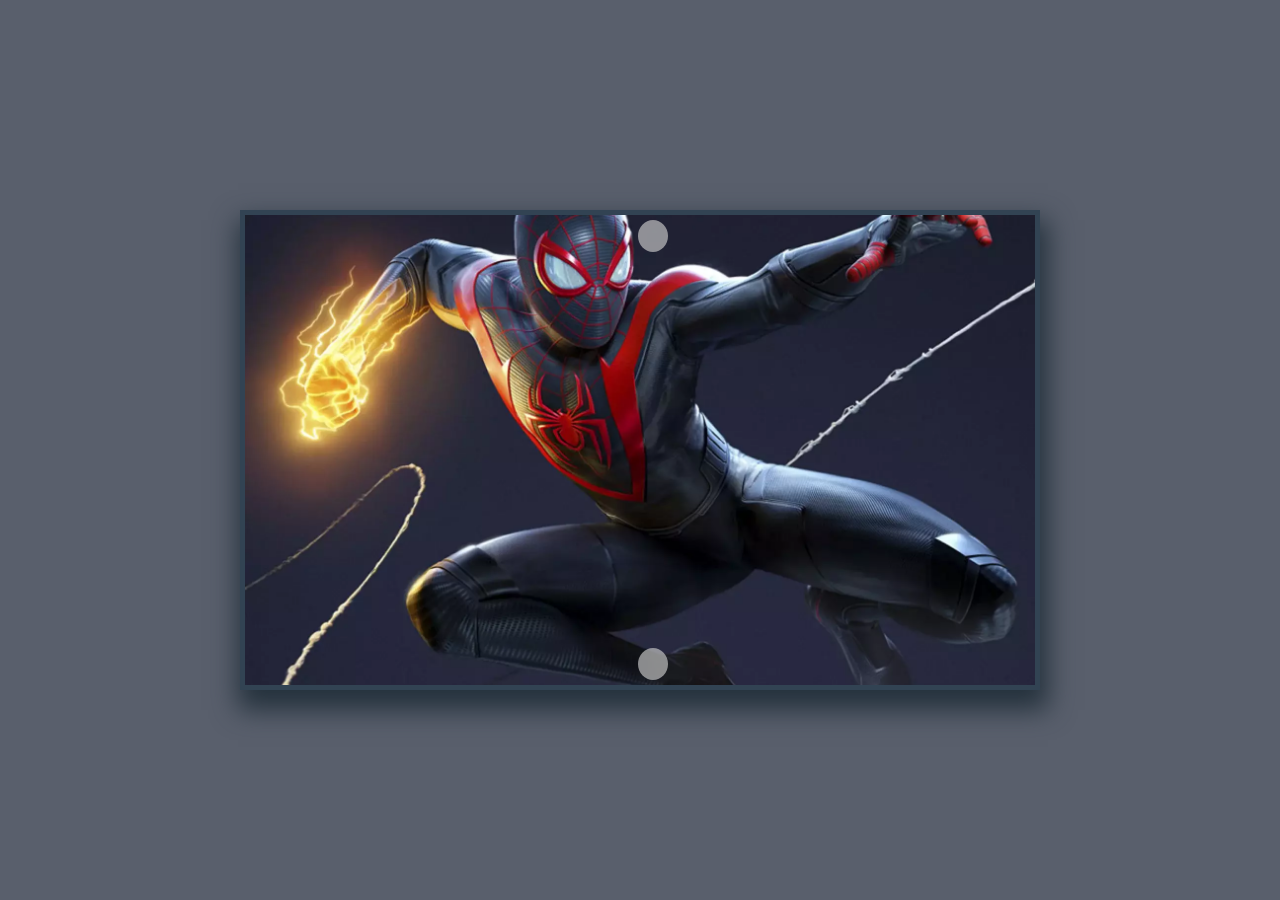
<file: index.html>
<!DOCTYPE html>
<html lang="en">
    <head>
        <meta charset="UTF-8">
        <meta http-equiv="X-UA-Compatible" content="IE=edge">
        <meta name="viewport" content="width=device-width, initial-scale=1.0">
        <link rel="stylesheet" href="https://cdnjs.cloudflare.com/ajax/libs/font-awesome/6.4.0/css/all.min.css" integrity="sha512-iecdLmaskl7CVkqkXNQ/ZH/XLlvWZOJyj7Yy7tcenmpD1ypASozpmT/E0iPtmFIB46ZmdtAc9eNBvH0H/ZpiBw==" crossorigin="anonymous" referrerpolicy="no-referrer" />
        <link rel="stylesheet" href="./css/style.css">
        <script defer src="./js/script.js"></script>
        <title>array-carousel</title>
    </head>
    <body>
        <div class="container">
            <div class="img-container">
                <!-- <div class="slide">
                    <img src="./img/01.webp" alt="">
                </div> -->
            </div>
            <div class="button-container">
                <div id="prev-button"><i class="fa-solid fa-angle-up" style="color: #000;"></i></div>
                <div id="next-button"><i class="fa-solid fa-angle-down" style="color: #000;"></i></div>
            </div>
        </div>
    </body>
</html>
</file>
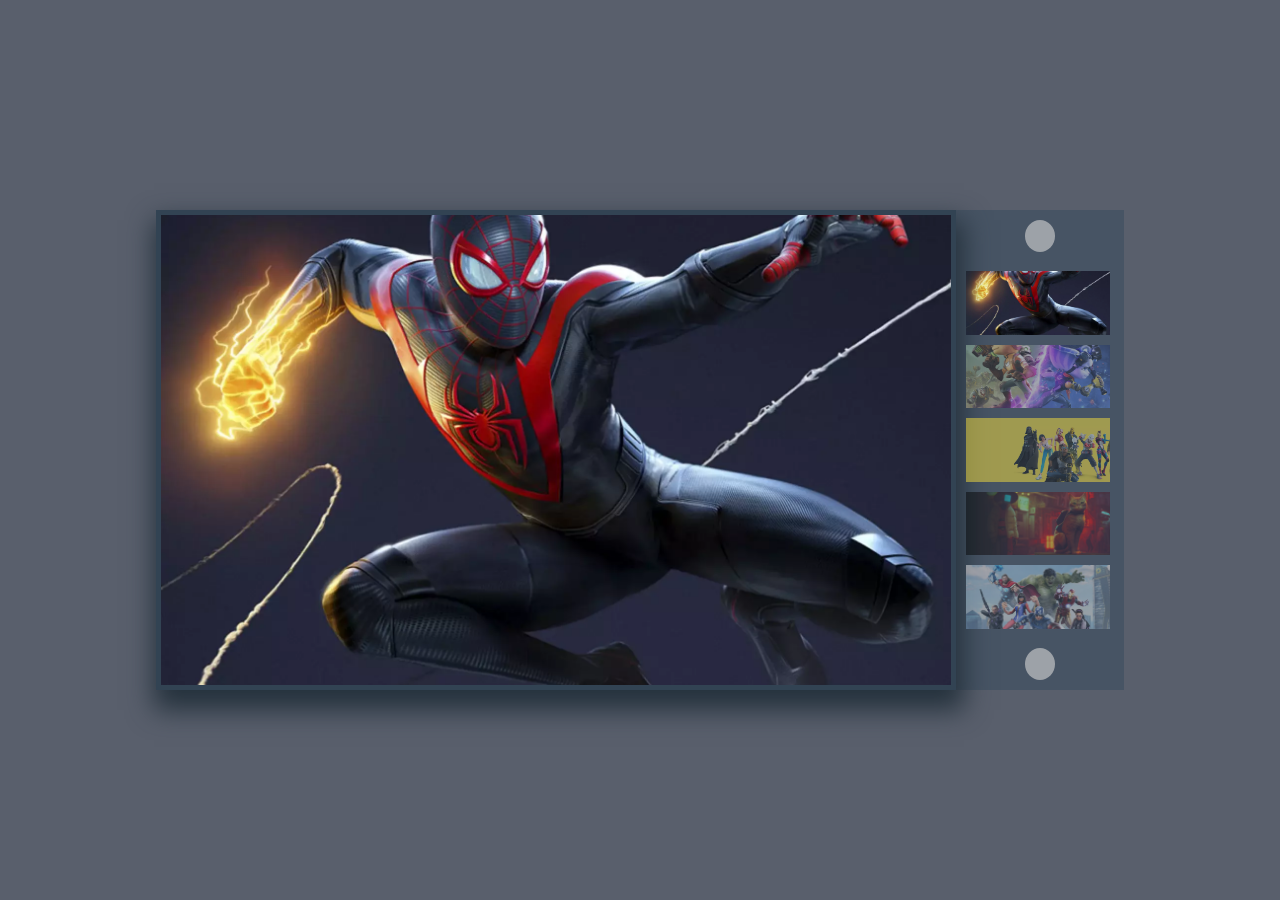
<file: bonus/index.html>
<!DOCTYPE html>
<html lang="en">
    <head>
        <meta charset="UTF-8">
        <meta http-equiv="X-UA-Compatible" content="IE=edge">
        <meta name="viewport" content="width=device-width, initial-scale=1.0">
        <link rel="stylesheet" href="https://cdnjs.cloudflare.com/ajax/libs/font-awesome/6.4.0/css/all.min.css" integrity="sha512-iecdLmaskl7CVkqkXNQ/ZH/XLlvWZOJyj7Yy7tcenmpD1ypASozpmT/E0iPtmFIB46ZmdtAc9eNBvH0H/ZpiBw==" crossorigin="anonymous" referrerpolicy="no-referrer" />
        <link rel="stylesheet" href="./css/style.css">
        <script defer src="./js/script.js"></script>
        <title>array-carousel</title>
    </head>
    <body>
        <div class="container">
            <div class="img-container"></div>
            <div class="button-container">
                <div id="prev-button"><i class="fa-solid fa-angle-up" style="color: #000;"></i></div>
                <div class="thumbnails-container"></div>
                <div id="next-button"><i class="fa-solid fa-angle-down" style="color: #000;"></i></div>
            </div>
        </div>
    </body>
</html>
</file>
<file: css/style.css>
*{
    margin: 0;
    padding: 0;
    box-sizing: border-box;
}

.container{
    height: 100vh;
    display:flex;
    justify-content: center;
    align-items: center;
    background-color: #595F6C;
}

.img-container{
    width:50rem;
    height: 30rem;
    position: relative;
    display: flex;
    flex-direction: column;
    align-items: center;
}

.slide {
    width: 100%;
    height: 100%;
    display: none;
    text-align: left;
    border: 5px solid #324353;
    box-shadow: 3px 15px 25px 5px #25323d;
}

.slide img{
    width:100%;
    height: 100%;
    object-fit: cover;
}

.slide.active{
    display: block;
}

.button-container{
    position: absolute;
    left:50%;
    transform: translateX(-50%);
    
    height: 30rem;
    width: 1.5rem;
    display: flex;
    justify-content: space-between;
    flex-direction: column;
    padding: 10px;
}

#prev-button,#next-button{
border-radius: 50%;
width: 30px;
height: 32px;
display: flex;
justify-content: center;
align-items: center;
font-size: x-large;
background-color: #cccccca6;
cursor: pointer;
}
</file>
<file: bonus/css/style.css>
*{
    margin: 0;
    padding: 0;
    box-sizing: border-box;
}

.container{
    height: 100vh;
    display:flex;
    justify-content: center;
    align-items: center;
    background-color: #595F6C;
}

.img-container{
    width:50rem;
    height: 30rem;
    position: relative;
    display: flex;
    flex-direction: column;
    align-items: flex-end;
}

.slide {
    width: 100%;
    height: 100%;
    display: none;
    text-align: left;
    border: 5px solid #324353;
    box-shadow: 3px 15px 25px 5px #25323d;
}

.slide img{
    width:100%;
    height: 100%;
    object-fit: cover;
}

.slide.active{
    display: block;
}

.button-container{
    height: 30rem;
    width: 10.5rem;
    display: flex;
    justify-content: space-between;
    flex-direction: column;
    padding: 10px;
    align-items: center;
    background-color: #475464;
}

#prev-button,#next-button{
border-radius: 50%;
width: 30px;
height: 32px;
display: flex;
justify-content: center;
align-items: center;
font-size: x-large;
background-color: #cccccca6;
cursor: pointer;
}

/* thumbnails-section */

.thumbnails-container{
    width: 100%;
    height: 80%;
    display: flex;
    flex-direction: column;
}

.thumbnails-cards{
    height: calc(100% / 5 - 10px);
    margin: 5px 0;
    opacity: 0.5;
}

.thumbnails-cards.opacity{
    opacity: 1;
}

.thumbnails-cards img{
    width:9rem;
    height: 100%;
    object-fit: cover;
}
</file>
